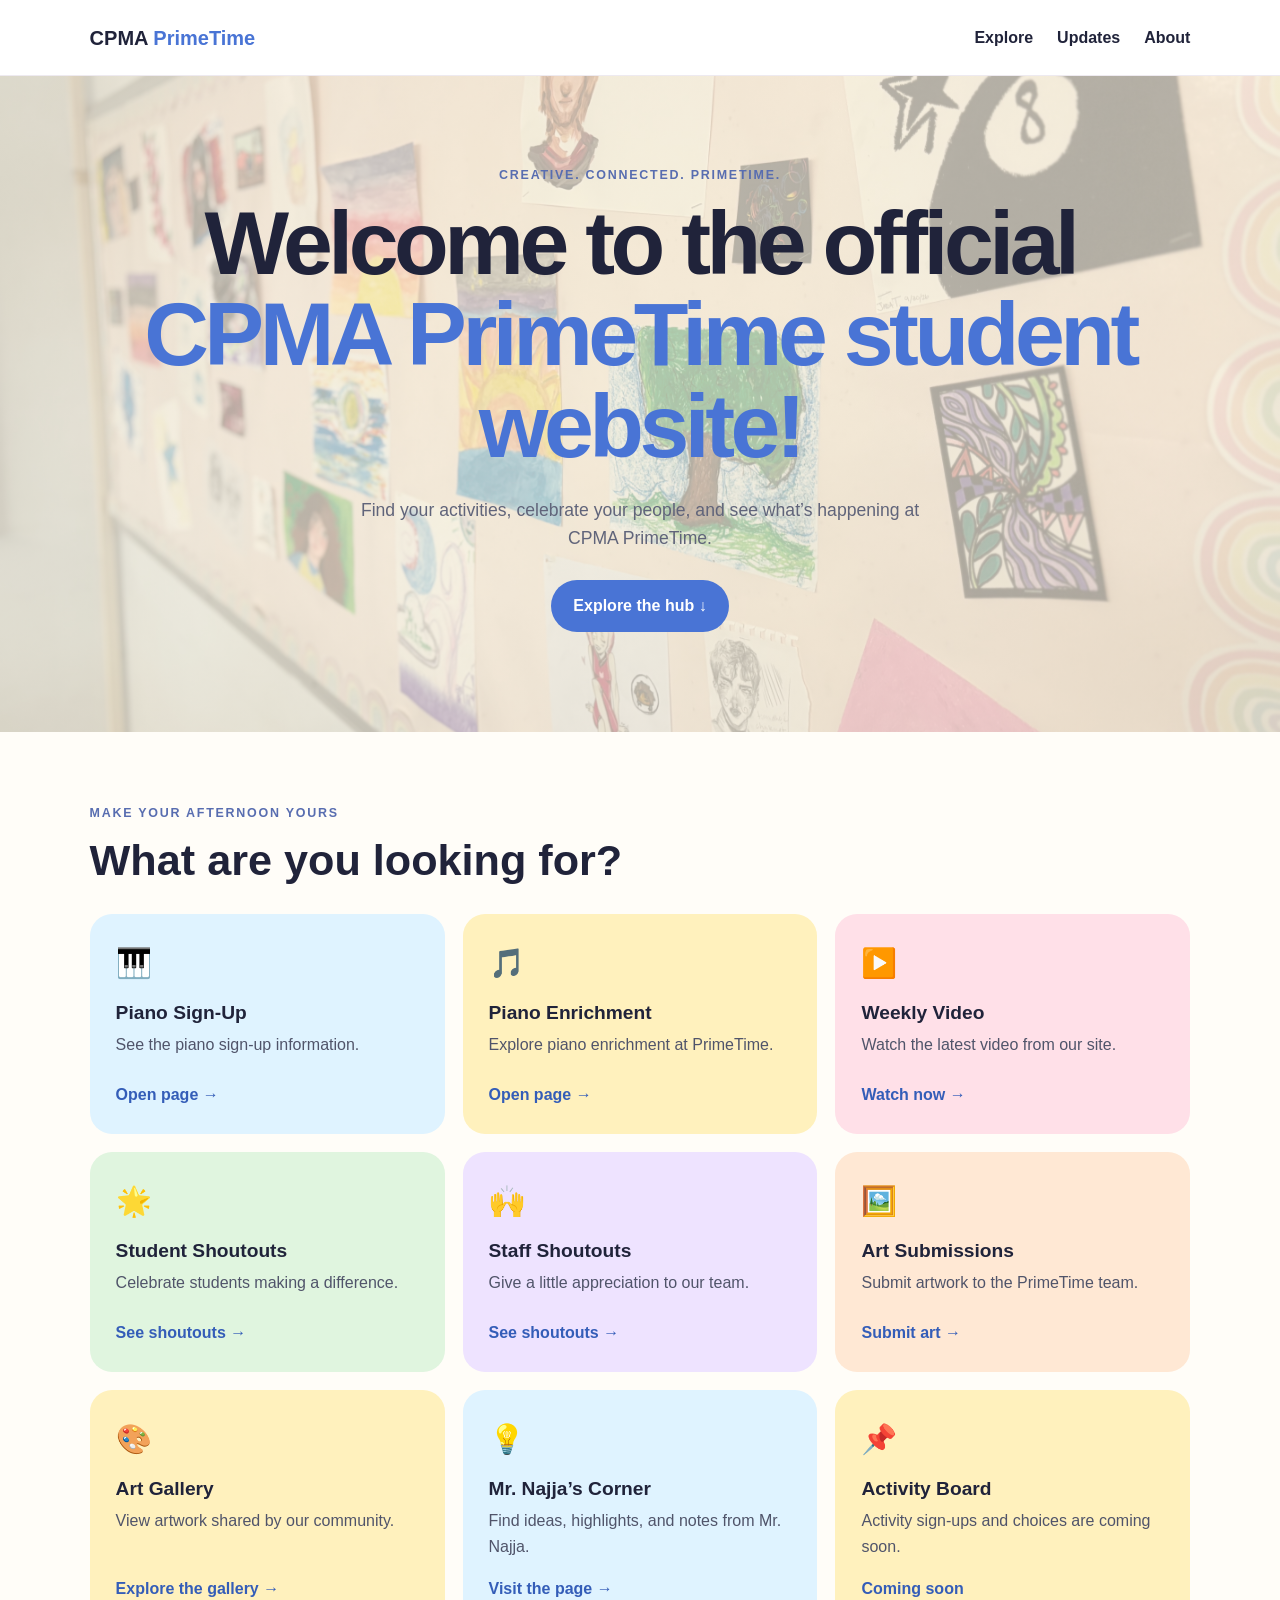
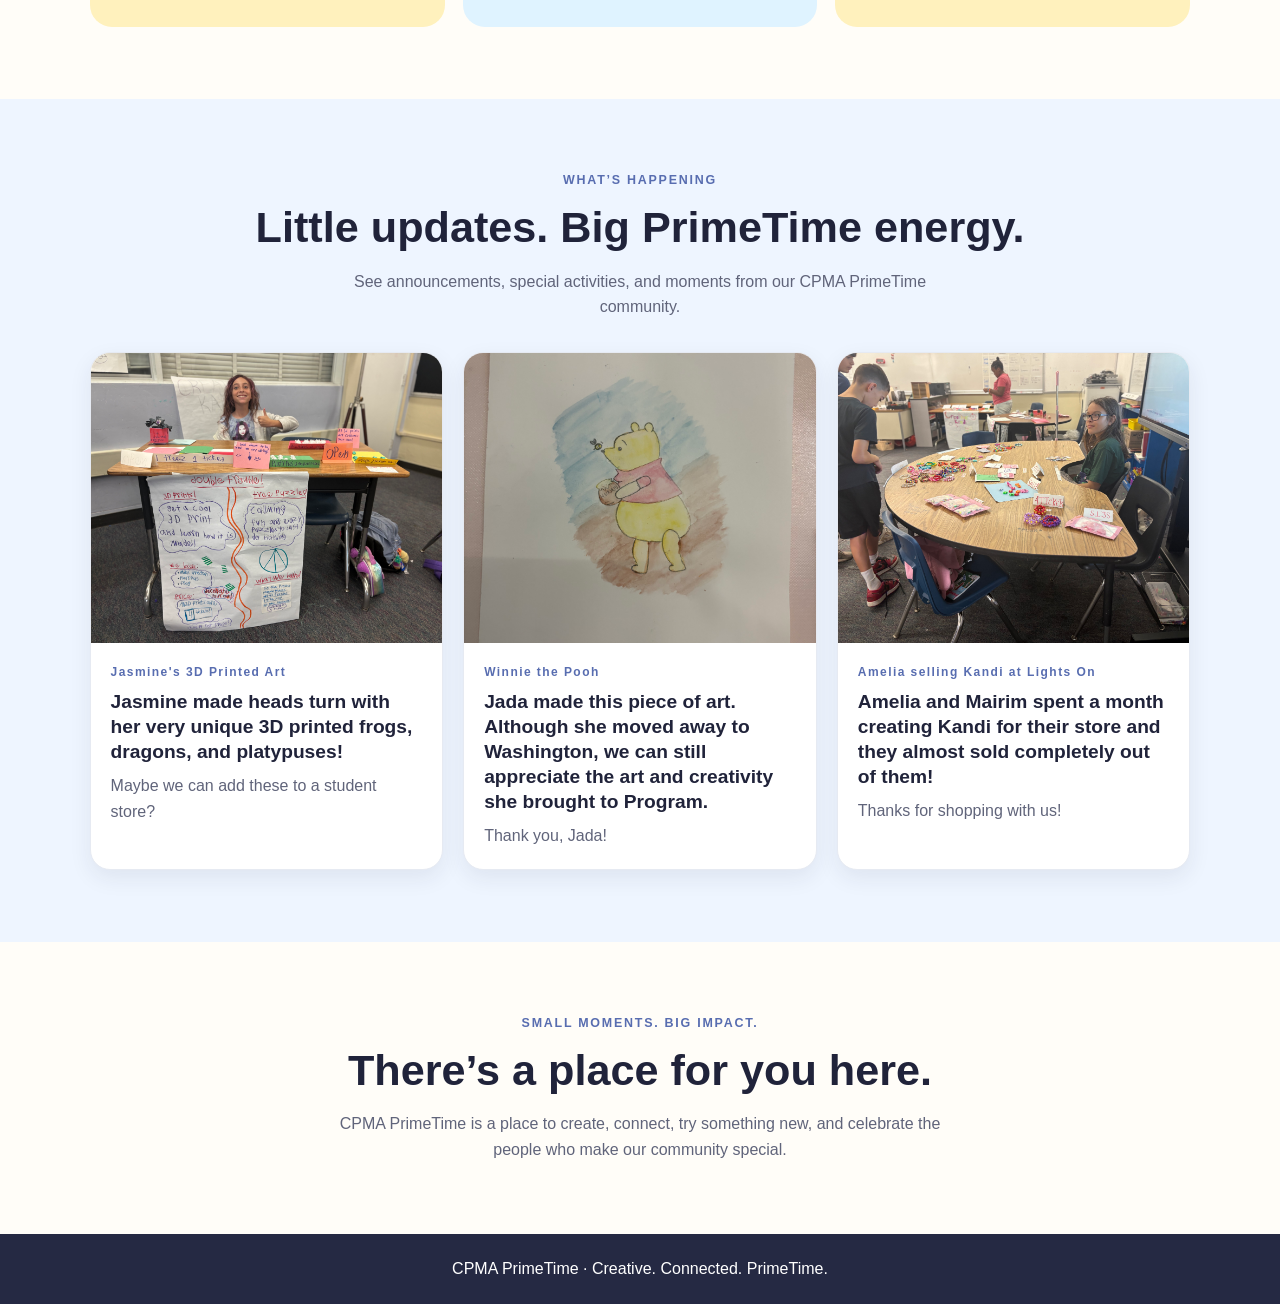
<file: index.html>
<!DOCTYPE html>
<html lang="en">
<head>
  <meta charset="UTF-8">
  <meta name="viewport" content="width=device-width, initial-scale=1.0">
  <title>CPMA PrimeTime</title>
  <link rel="stylesheet" href="style.css">
</head>

<body>
  <header class="site-header">
    <a class="brand" href="index.html">CPMA <span>PrimeTime</span></a>

    <nav aria-label="Main navigation">
      <a href="#hub">Explore</a>
      <a href="#updates">Updates</a>
      <a href="#about">About</a>
    </nav>
  </header>

  <main>
    <section class="hero">
      <p class="eyebrow">CREATIVE. CONNECTED. PRIMETIME.</p>
      <h1>Welcome to the official<br><span>CPMA PrimeTime student website!</span></h1>
      <p class="hero-text">
        Find your activities, celebrate your people, and see what’s happening
        at CPMA PrimeTime.
      </p>
      <a class="button" href="#hub">Explore the hub ↓</a>
    </section>

    <section class="section" id="hub">
      <div class="section-heading">
        <p class="eyebrow">MAKE YOUR AFTERNOON YOURS</p>
        <h2>What are you looking for?</h2>
      </div>

      <div class="card-grid">
        <a class="card card-blue" href="Piano Sign-up.html">
          <span class="card-icon">🎹</span>
          <h3>Piano Sign-Up</h3>
          <p>See the piano sign-up information.</p>
          <span class="card-link">Open page →</span>
        </a>

        <a class="card card-yellow" href="Piano Enrichment.html">
          <span class="card-icon">🎵</span>
          <h3>Piano Enrichment</h3>
          <p>Explore piano enrichment at PrimeTime.</p>
          <span class="card-link">Open page →</span>
        </a>

        <a class="card card-pink" href="Weekly Video.html">
          <span class="card-icon">▶️</span>
          <h3>Weekly Video</h3>
          <p>Watch the latest video from our site.</p>
          <span class="card-link">Watch now →</span>
        </a>

        <a class="card card-green" href="Student Shoutouts.html">
          <span class="card-icon">🌟</span>
          <h3>Student Shoutouts</h3>
          <p>Celebrate students making a difference.</p>
          <span class="card-link">See shoutouts →</span>
        </a>

        <a class="card card-purple" href="Staff Shoutouts.html">
          <span class="card-icon">🙌</span>
          <h3>Staff Shoutouts</h3>
          <p>Give a little appreciation to our team.</p>
          <span class="card-link">See shoutouts →</span>
        </a>

        <a class="card card-orange" href="Art Submissions.html">
          <span class="card-icon">🖼️</span>
          <h3>Art Submissions</h3>
          <p>Submit artwork to the PrimeTime team.</p>
          <span class="card-link">Submit art →</span>
        </a>

        <a class="card card-yellow" href="Art Gallery.html">
          <span class="card-icon">🎨</span>
          <h3>Art Gallery</h3>
          <p>View artwork shared by our community.</p>
          <span class="card-link">Explore the gallery →</span>
        </a>

        <a class="card card-blue" href="Mr. Najja's Corner.html">
          <span class="card-icon">💡</span>
          <h3>Mr. Najja’s Corner</h3>
          <p>Find ideas, highlights, and notes from Mr. Najja.</p>
          <span class="card-link">Visit the page →</span>
        </a>

        <div class="card card-yellow">
          <span class="card-icon">📌</span>
          <h3>Activity Board</h3>
          <p>Activity sign-ups and choices are coming soon.</p>
          <span class="card-link">Coming soon</span>
        </div>
      </div>
    </section>

    <section class="updates" id="updates">
      <div class="updates-intro">
        <p class="eyebrow">WHAT’S HAPPENING</p>
        <h2>Little updates. Big PrimeTime energy.</h2>
        <p>
          See announcements, special activities, and moments from our
          CPMA PrimeTime community.
        </p>
      </div>

      <div class="announcement-grid">
        <article class="announcement-card">
          <img
            src="images/IMG_7226.jpeg"
            alt="Jasmine's 3D printed art"
          >
          <div class="announcement-content">
            <p class="announcement-label">Jasmine's 3D Printed Art</p>
            <h3>Jasmine made heads turn with her very unique 3D printed frogs, dragons, and platypuses!</h3>
            <p>Maybe we can add these to a student store?</p>
          </div>
        </article>

        <article class="announcement-card">
          <img
            src="images/IMG_7241.jpeg"
            alt="Winnie the Pooh artwork by Jada"
          >
          <div class="announcement-content">
            <p class="announcement-label">Winnie the Pooh</p>
            <h3>Jada made this piece of art. Although she moved away to Washington, we can still appreciate the art and creativity she brought to Program.</h3>
            <p>Thank you, Jada!</p>
          </div>
        </article>

        <article class="announcement-card">
          <img
            src="images/IMG_7228.jpeg"
            alt="Kandi creations by Amelia and Mairim"
          >
          <div class="announcement-content">
            <p class="announcement-label">Amelia selling Kandi at Lights On</p>
            <h3>Amelia and Mairim spent a month creating Kandi for their store and they almost sold completely out of them!</h3>
            <p>Thanks for shopping with us!</p>
          </div>
        </article>
      </div>
    </section>

    <section class="about" id="about">
      <p class="eyebrow">SMALL MOMENTS. BIG IMPACT.</p>
      <h2>There’s a place for you here.</h2>
      <p>
        CPMA PrimeTime is a place to create, connect, try something new, and
        celebrate the people who make our community special.
      </p>
    </section>
  </main>

  <footer>
    <p>CPMA PrimeTime · Creative. Connected. PrimeTime.</p>
  </footer>
</body>
</html>
</file>
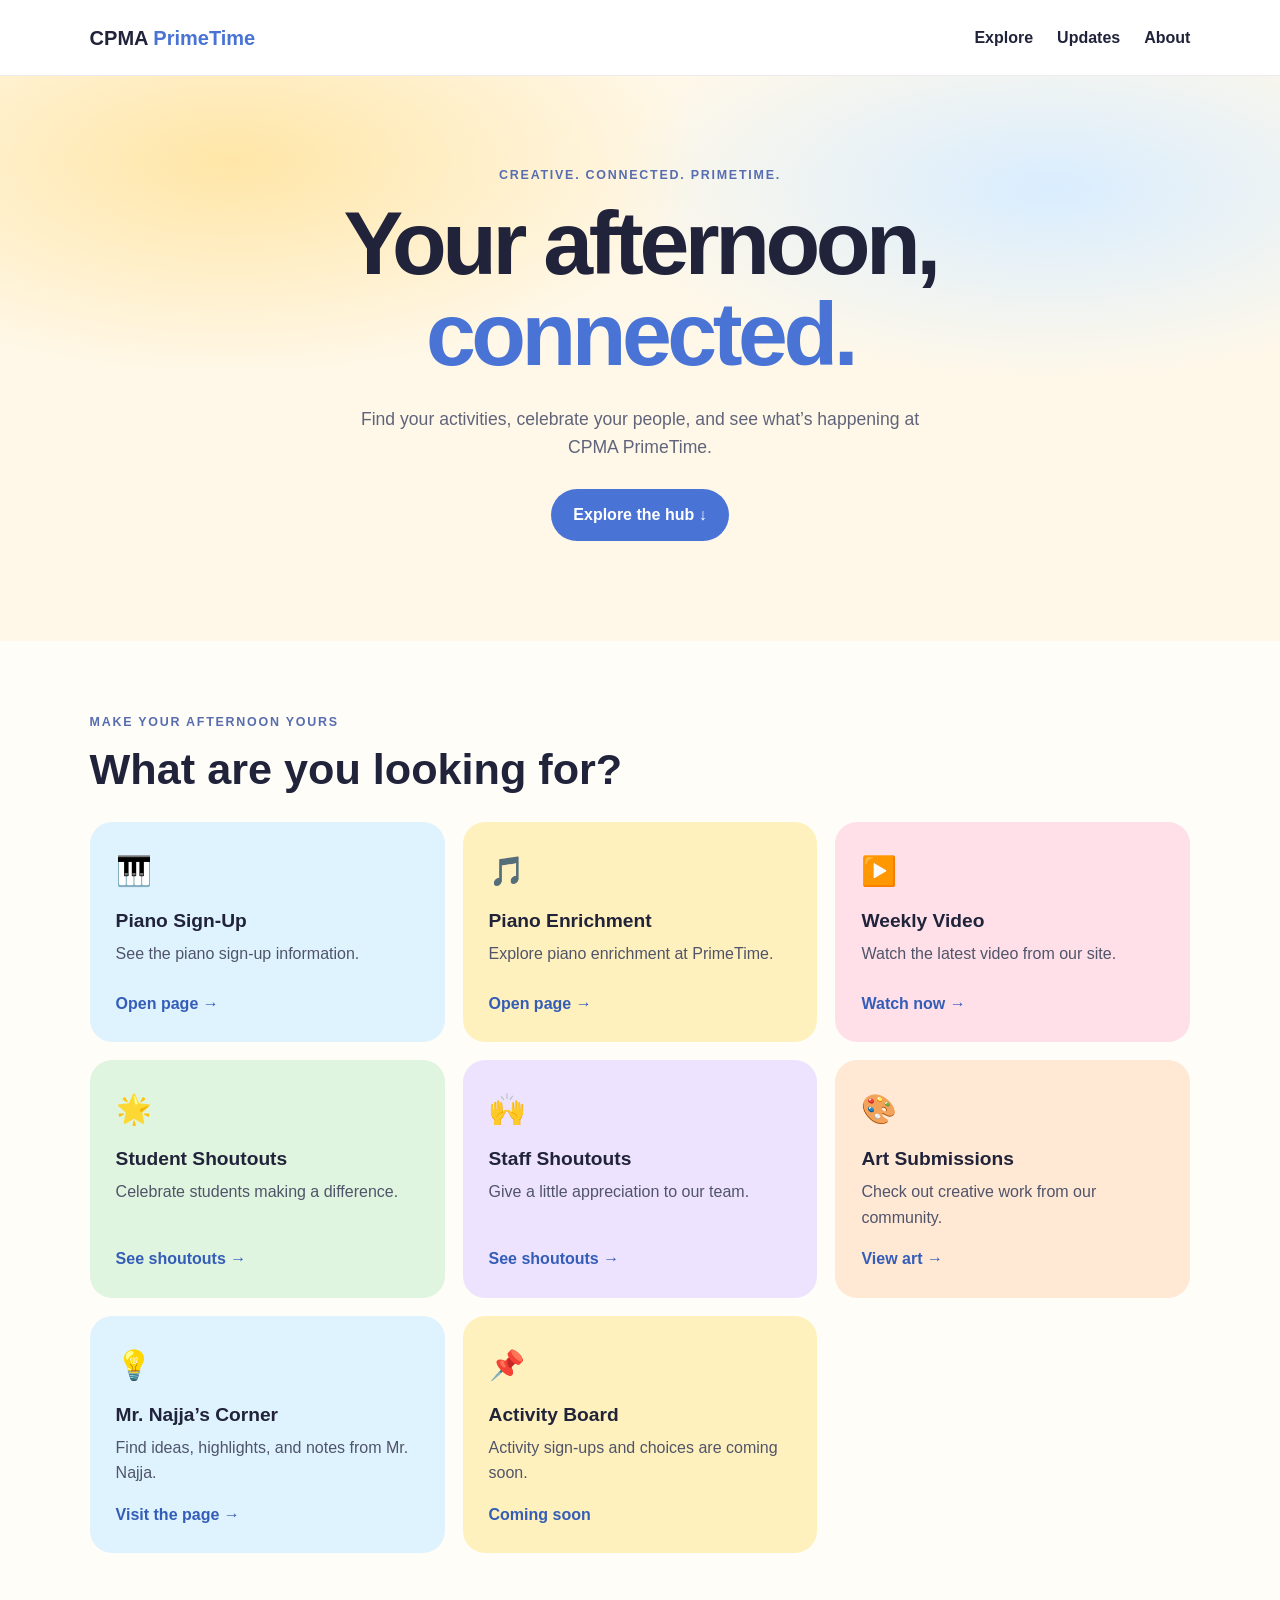
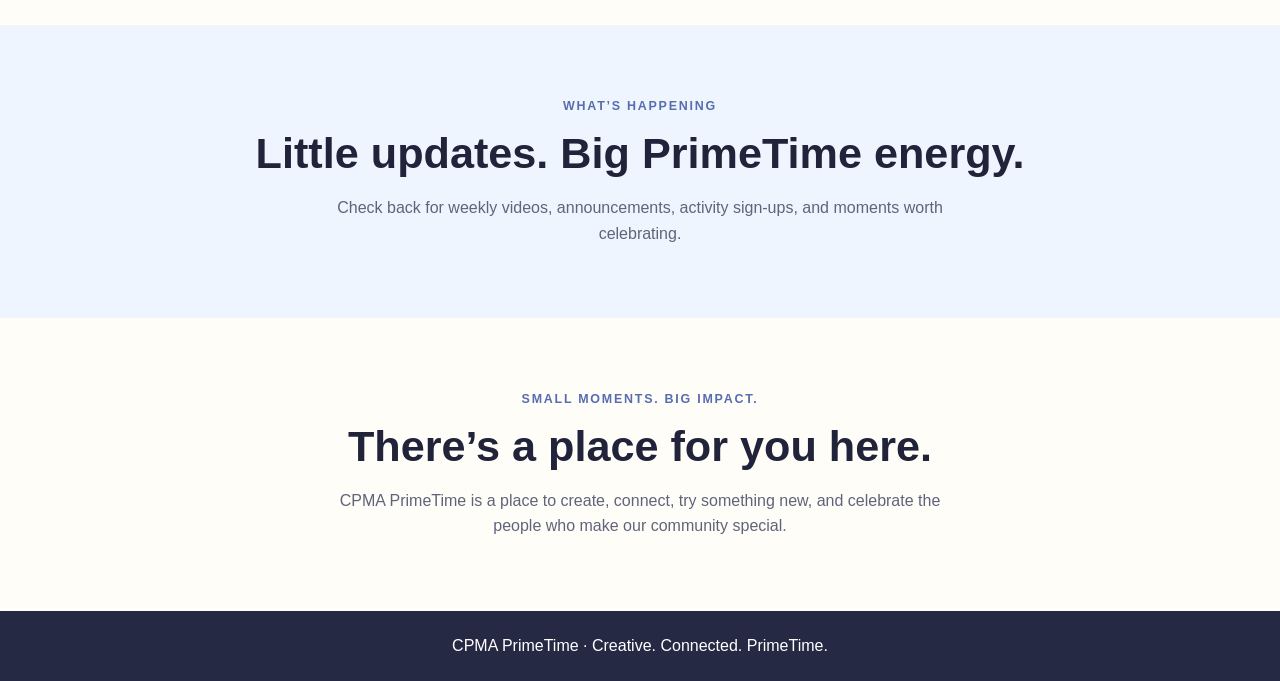
<file: CPMA Website/index.html>
<!DOCTYPE html>
<html lang="en">
<head>
  <meta charset="UTF-8">
  <meta name="viewport" content="width=device-width, initial-scale=1.0">
  <title>CPMA PrimeTime</title>
  <link rel="stylesheet" href="style.css">
</head>

<body>
  <header class="site-header">
    <a class="brand" href="index.html">CPMA <span>PrimeTime</span></a>

    <nav aria-label="Main navigation">
      <a href="#hub">Explore</a>
      <a href="#updates">Updates</a>
      <a href="#about">About</a>
    </nav>
  </header>

  <main>
    <section class="hero">
      <p class="eyebrow">CREATIVE. CONNECTED. PRIMETIME.</p>
      <h1>Your afternoon,<br><span>connected.</span></h1>
      <p class="hero-text">
        Find your activities, celebrate your people, and see what’s happening
        at CPMA PrimeTime.
      </p>
      <a class="button" href="#hub">Explore the hub ↓</a>
    </section>

    <section class="section" id="hub">
      <div class="section-heading">
        <p class="eyebrow">MAKE YOUR AFTERNOON YOURS</p>
        <h2>What are you looking for?</h2>
      </div>

      <div class="card-grid">
        <a class="card card-blue" href="Piano Sign-up.html">
          <span class="card-icon">🎹</span>
          <h3>Piano Sign-Up</h3>
          <p>See the piano sign-up information.</p>
          <span class="card-link">Open page →</span>
        </a>

        <a class="card card-yellow" href="Piano Enrichment.html">
          <span class="card-icon">🎵</span>
          <h3>Piano Enrichment</h3>
          <p>Explore piano enrichment at PrimeTime.</p>
          <span class="card-link">Open page →</span>
        </a>

        <a class="card card-pink" href="Weekly Video.html">
          <span class="card-icon">▶️</span>
          <h3>Weekly Video</h3>
          <p>Watch the latest video from our site.</p>
          <span class="card-link">Watch now →</span>
        </a>

        <a class="card card-green" href="Student Shoutouts.html">
          <span class="card-icon">🌟</span>
          <h3>Student Shoutouts</h3>
          <p>Celebrate students making a difference.</p>
          <span class="card-link">See shoutouts →</span>
        </a>

        <a class="card card-purple" href="Staff Shoutouts.html">
          <span class="card-icon">🙌</span>
          <h3>Staff Shoutouts</h3>
          <p>Give a little appreciation to our team.</p>
          <span class="card-link">See shoutouts →</span>
        </a>

        <a class="card card-orange" href="Art Submissions.html">
          <span class="card-icon">🎨</span>
          <h3>Art Submissions</h3>
          <p>Check out creative work from our community.</p>
          <span class="card-link">View art →</span>
        </a>

        <a class="card card-blue" href="Mr. Najja's Corner.html">
          <span class="card-icon">💡</span>
          <h3>Mr. Najja’s Corner</h3>
          <p>Find ideas, highlights, and notes from Mr. Najja.</p>
          <span class="card-link">Visit the page →</span>
        </a>

        <div class="card card-yellow">
          <span class="card-icon">📌</span>
          <h3>Activity Board</h3>
          <p>Activity sign-ups and choices are coming soon.</p>
          <span class="card-link">Coming soon</span>
        </div>
      </div>
    </section>

    <section class="updates" id="updates">
      <p class="eyebrow">WHAT’S HAPPENING</p>
      <h2>Little updates. Big PrimeTime energy.</h2>
      <p>
        Check back for weekly videos, announcements, activity sign-ups, and
        moments worth celebrating.
      </p>
    </section>

    <section class="about" id="about">
      <p class="eyebrow">SMALL MOMENTS. BIG IMPACT.</p>
      <h2>There’s a place for you here.</h2>
      <p>
        CPMA PrimeTime is a place to create, connect, try something new, and
        celebrate the people who make our community special.
      </p>
    </section>
  </main>

  <footer>
    <p>CPMA PrimeTime · Creative. Connected. PrimeTime.</p>
  </footer>
</body>
</html>
</file>
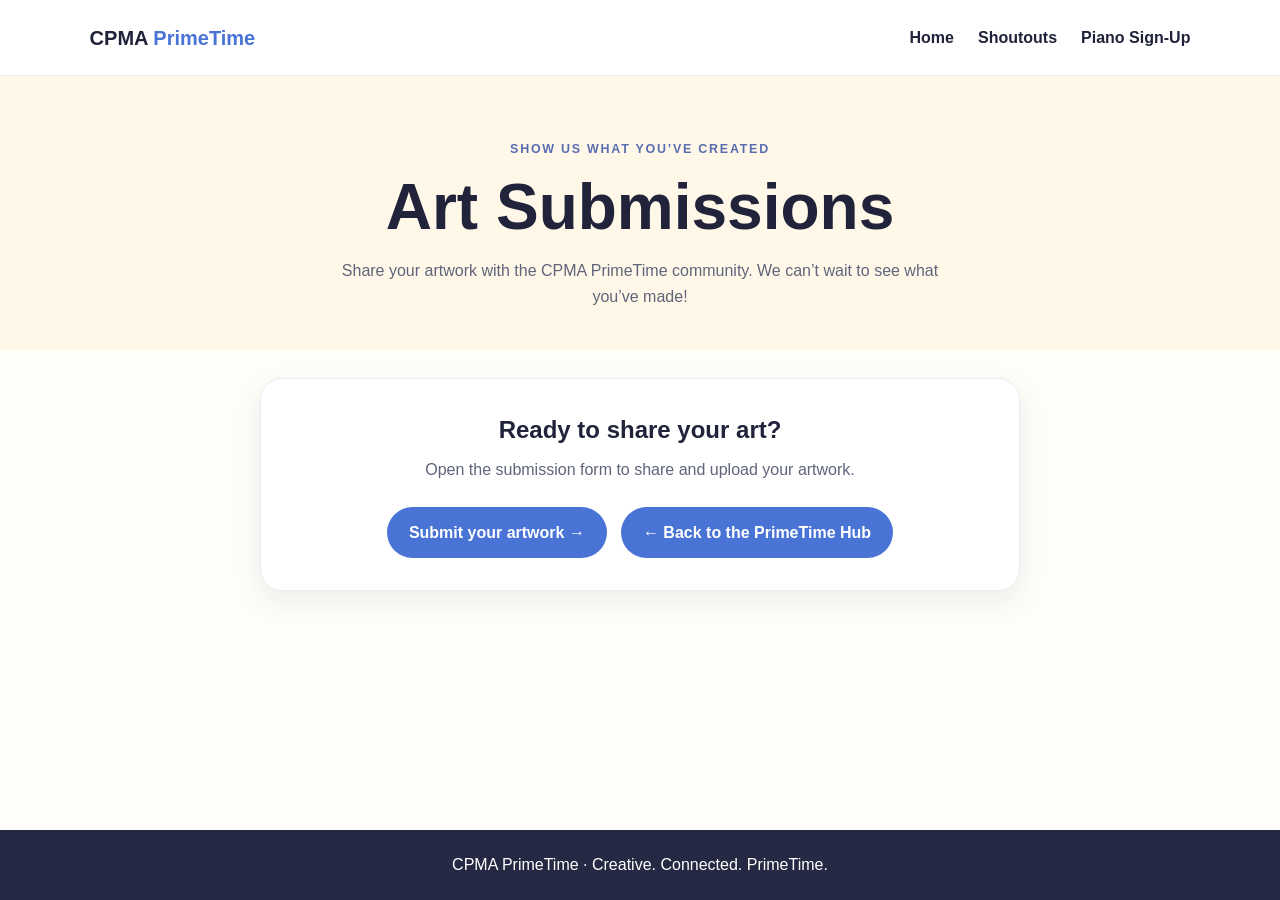
<file: Art Submissions.html>
<!DOCTYPE html>
<html lang="en">
<head>
  <meta charset="UTF-8">
  <meta name="viewport" content="width=device-width, initial-scale=1.0">
  <title>Art Submissions | CPMA PrimeTime</title>
  <link rel="stylesheet" href="style.css">

  <style>
    body.art-submissions-page {
      min-height: 100vh;
      display: flex;
      flex-direction: column;
    }

    .art-main {
      flex: 1;
      width: 100%;
      display: flex;
      flex-direction: column;
      align-items: center;
    }

    .art-main .page-hero {
      width: 100%;
      padding: 64px 7% 40px;
      text-align: center;
    }

    .art-main .page-hero p:last-child {
      max-width: 600px;
      margin: 16px auto 0;
    }

    .art-content {
      width: min(100% - 40px, 760px);
      margin: 0 auto;
      padding: 28px 0 64px;
      text-align: center;
    }

    .art-card {
      padding: 32px;
      background: white;
      border: 1px solid #eeeaf0;
      border-radius: 22px;
      box-shadow: 0 10px 28px #20233a12;
    }

    .art-card h2 {
      margin: 0 0 8px;
    }

    .art-card p {
      margin: 0 0 24px;
      color: #60647a;
    }

    .art-buttons {
      display: flex;
      flex-wrap: wrap;
      justify-content: center;
      gap: 14px;
    }

    @media (max-width: 560px) {
      .art-main .page-hero {
        padding: 48px 6% 30px;
      }

      .art-content {
        width: min(100% - 32px, 760px);
        padding: 24px 0 48px;
      }

      .art-card {
        padding: 24px 18px;
      }
    }
  </style>
</head>

<body class="art-submissions-page">
  <header class="site-header">
    <a class="brand" href="index.html">CPMA <span>PrimeTime</span></a>

    <nav aria-label="Main navigation">
      <a href="index.html">Home</a>
      <a href="Student Shoutouts.html">Shoutouts</a>
      <a href="Piano Sign-up.html">Piano Sign-Up</a>
    </nav>
  </header>

  <main class="art-main">
    <section class="page-hero">
      <p class="eyebrow">SHOW US WHAT YOU’VE CREATED</p>
      <h1>Art Submissions</h1>
      <p>
        Share your artwork with the CPMA PrimeTime community. We can’t wait
        to see what you’ve made!
      </p>
    </section>

    <section class="art-content">
      <div class="art-card">
        <h2>Ready to share your art?</h2>
        <p>
          Open the submission form to share and upload your artwork.
        </p>

        <div class="art-buttons">
          <a
            class="button"
            href="https://docs.google.com/forms/d/e/1FAIpQLSd1eeEc3lbRrpsDNWUphQL1lp3SweHiOjxECAXYXSKKNe1GBQ/viewform?usp=header"
            target="_blank"
            rel="noopener noreferrer"
          >
            Submit your artwork →
          </a>

          <a class="button" href="index.html">
            ← Back to the PrimeTime Hub
          </a>
        </div>
      </div>
    </section>
  </main>

  <footer>
    <p>CPMA PrimeTime · Creative. Connected. PrimeTime.</p>
  </footer>
</body>
</html>
</file>
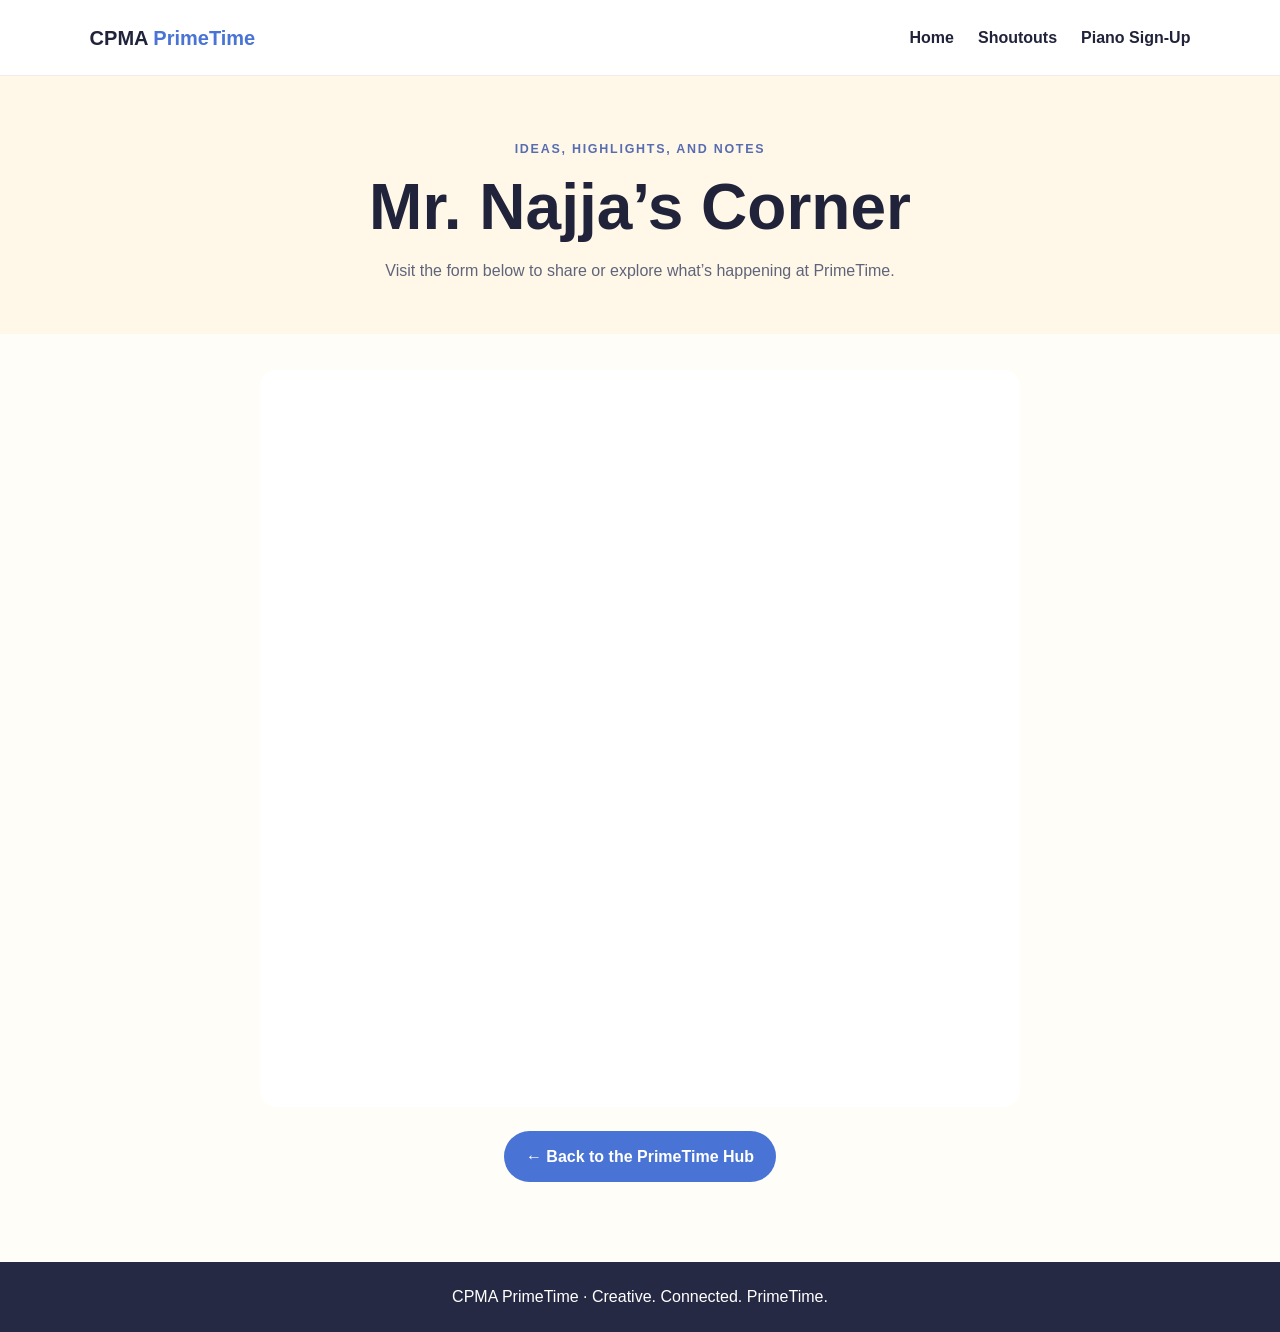
<file: Mr. Najja's Corner.html>
<!DOCTYPE html>
<html lang="en">
<head>
  <meta charset="UTF-8">
  <meta name="viewport" content="width=device-width, initial-scale=1.0">
  <title>Mr. Najja’s Corner | CPMA PrimeTime</title>
  <link rel="stylesheet" href="style.css">

  <style>
    .najja-form-section {
      width: min(100% - 32px, 760px);
      margin: 0 auto;
      padding: 36px 0 64px;
      text-align: center;
    }

    .najja-form-frame {
      width: 100%;
      height: 737px;
      border: 0;
      border-radius: 16px;
      background: white;
    }

    @media (max-width: 600px) {
      .najja-form-frame {
        height: 850px;
      }
    }
  </style>
</head>

<body>
  <header class="site-header">
    <a class="brand" href="index.html">CPMA <span>PrimeTime</span></a>

    <nav aria-label="Main navigation">
      <a href="index.html">Home</a>
      <a href="Student Shoutouts.html">Shoutouts</a>
      <a href="Piano Sign-up.html">Piano Sign-Up</a>
    </nav>
  </header>

  <main>
    <section class="page-hero">
      <p class="eyebrow">IDEAS, HIGHLIGHTS, AND NOTES</p>
      <h1>Mr. Najja’s Corner</h1>
      <p>Visit the form below to share or explore what’s happening at PrimeTime.</p>
    </section>

    <section class="najja-form-section" aria-label="Mr. Najja's Corner form">
      <iframe
        class="najja-form-frame"
        src="https://docs.google.com/forms/d/e/1FAIpQLSe24tAKTzbIGYXggGsCC0MMPldYCO8jywsgR57_r0FtXDooGQ/viewform?embedded=true"
        title="Mr. Najja's Corner Google Form"
        loading="lazy"
      >
        Loading…
      </iframe>

      <p>
        <a class="button" href="index.html">← Back to the PrimeTime Hub</a>
      </p>
    </section>
  </main>

  <footer>
    <p>CPMA PrimeTime · Creative. Connected. PrimeTime.</p>
  </footer>
</body>
</html>
</file>
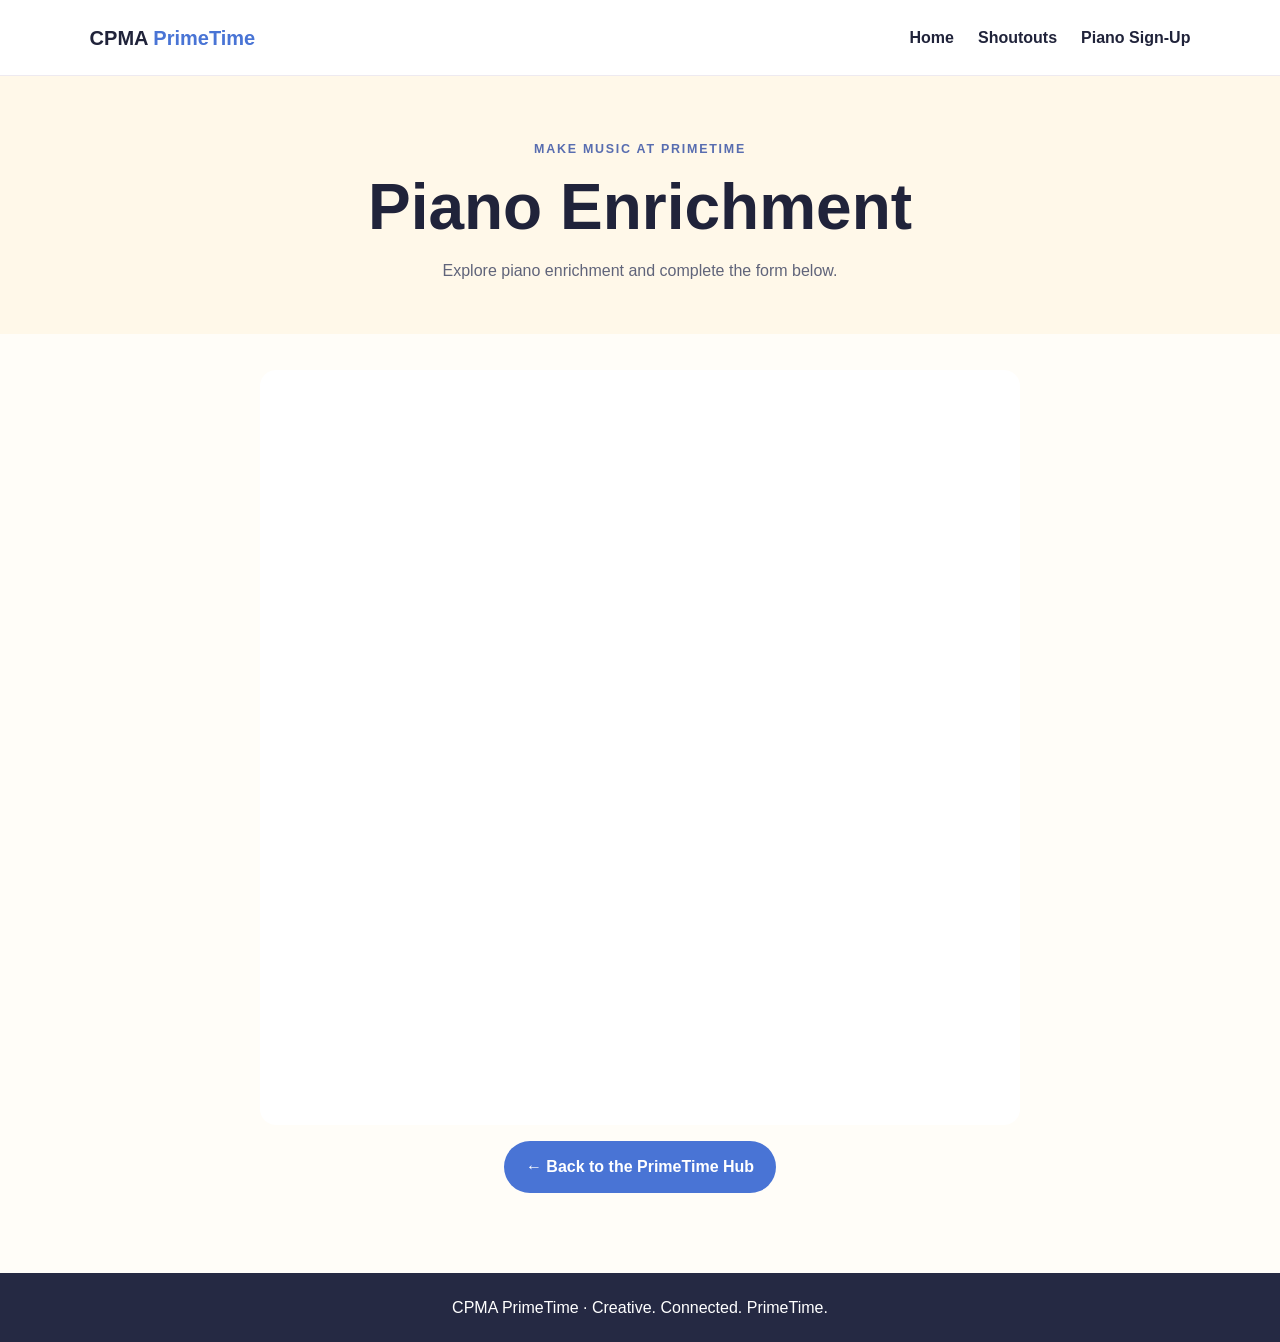
<file: Piano Enrichment.html>
<!DOCTYPE html>
<html lang="en">
<head>
  <meta charset="UTF-8">
  <meta name="viewport" content="width=device-width, initial-scale=1.0">
  <title>Piano Enrichment | CPMA PrimeTime</title>
  <link rel="stylesheet" href="style.css">

  <style>
    .piano-form-section {
      width: min(100% - 32px, 760px);
      margin: 0 auto;
      padding: 36px 0 64px;
      text-align: center;
    }

    .piano-form-frame {
      display: block;
      width: 100%;
      height: 755px;
      border: 0;
      border-radius: 16px;
      background: white;
    }

    @media (max-width: 600px) {
      .piano-form-frame {
        height: 900px;
      }
    }
  </style>
</head>

<body>
  <header class="site-header">
    <a class="brand" href="index.html">CPMA <span>PrimeTime</span></a>

    <nav aria-label="Main navigation">
      <a href="index.html">Home</a>
      <a href="Student Shoutouts.html">Shoutouts</a>
      <a href="Piano Sign-up.html">Piano Sign-Up</a>
    </nav>
  </header>

  <main>
    <section class="page-hero">
      <p class="eyebrow">MAKE MUSIC AT PRIMETIME</p>
      <h1>Piano Enrichment</h1>
      <p>Explore piano enrichment and complete the form below.</p>
    </section>

    <section class="piano-form-section" aria-label="Piano Enrichment form">
      <iframe
        class="piano-form-frame"
        src="https://docs.google.com/forms/d/e/1FAIpQLSePRndvnYO7cQZYD2dD4Z0HGzUG8oUGhJPLM8KyLDmDh23_wg/viewform?embedded=true"
        title="Piano Enrichment Google Form"
        loading="lazy"
      >
        Loading…
      </iframe>

      <p>
        <a class="button" href="index.html">← Back to the PrimeTime Hub</a>
      </p>
    </section>
  </main>

  <footer>
    <p>CPMA PrimeTime · Creative. Connected. PrimeTime.</p>
  </footer>
</body>
</html>
</file>
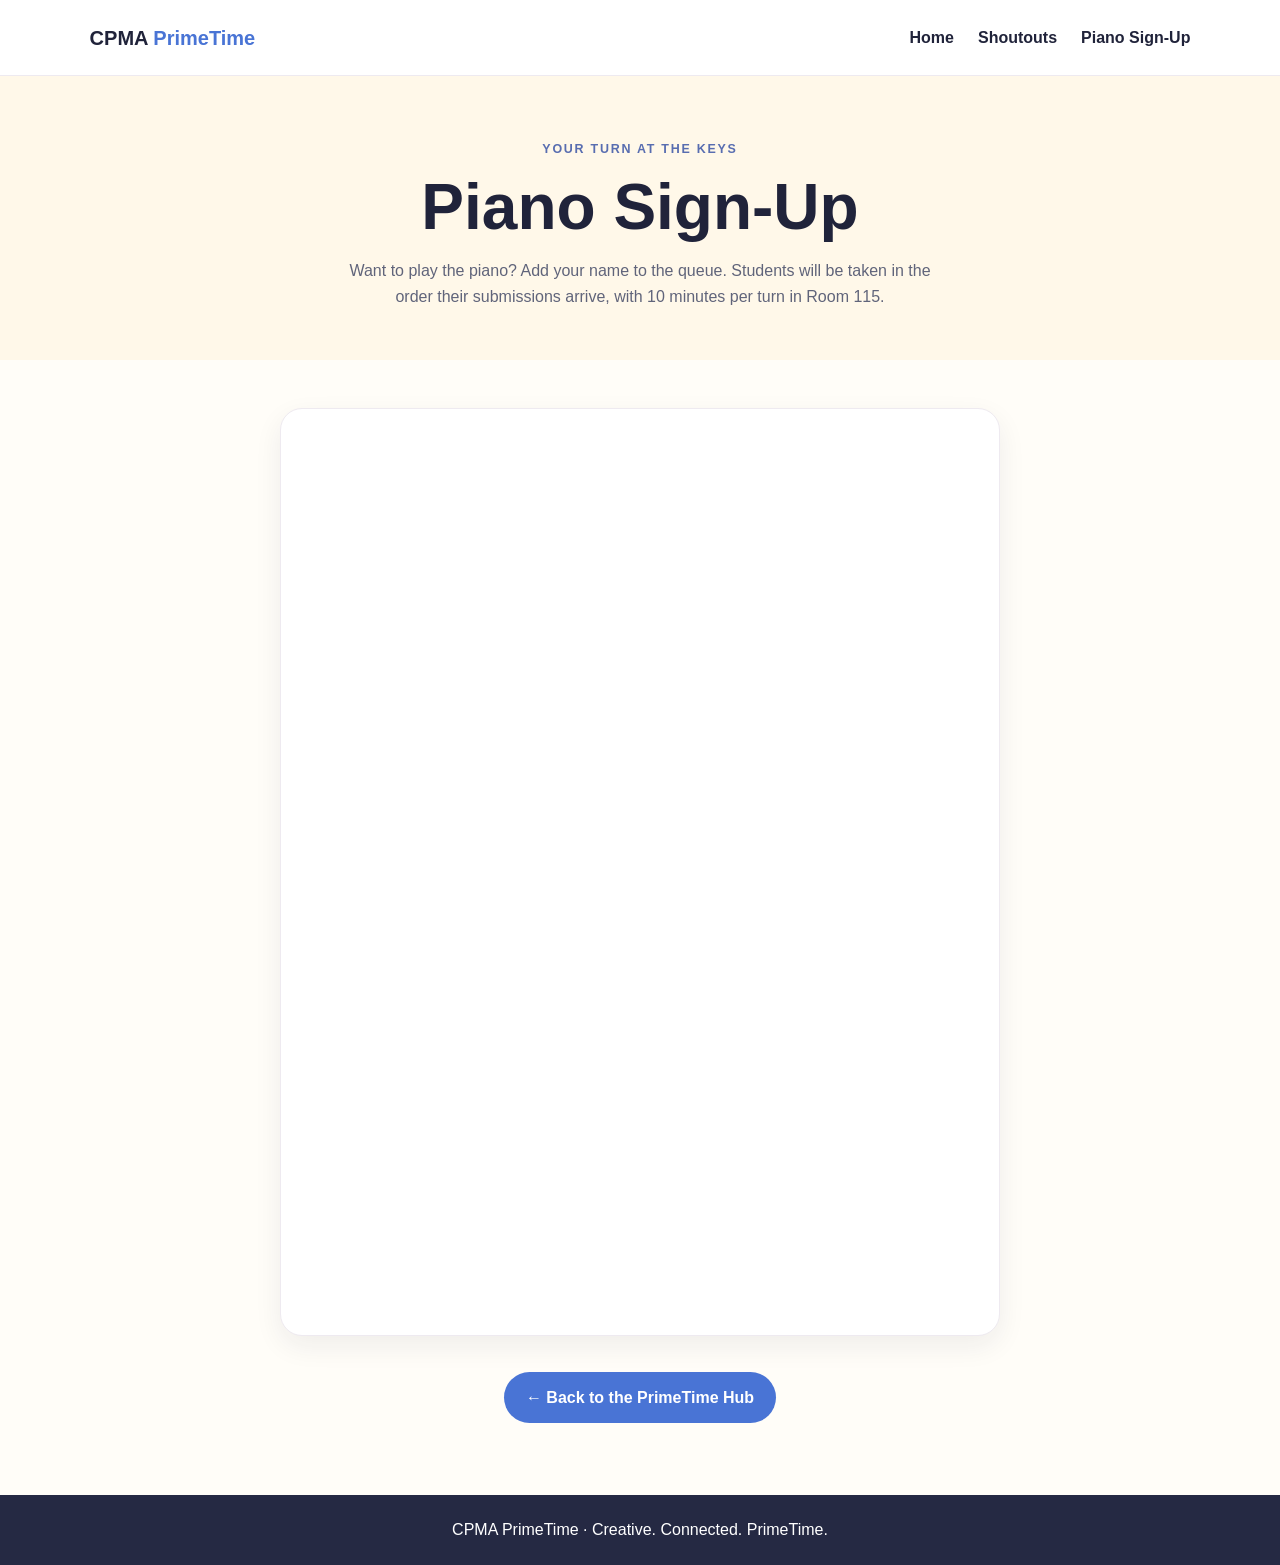
<file: Piano Sign-up.html>
<!DOCTYPE html>
<html lang="en">
<head>
  <meta charset="UTF-8">
  <meta name="viewport" content="width=device-width, initial-scale=1.0">
  <title>Piano Sign-Up | CPMA PrimeTime</title>
  <link rel="stylesheet" href="style.css">

  <style>
    .piano-signup {
      max-width: 900px;
      margin: 0 auto;
      padding: 48px 7% 72px;
      text-align: center;
    }

    .piano-signup-card {
      margin: 0 auto 28px;
      padding: 20px;
      background: white;
      border: 1px solid #eeeaf0;
      border-radius: 22px;
      box-shadow: 0 10px 28px #20233a12;
    }

    .piano-signup-card iframe {
      display: block;
      width: 100%;
      min-height: 886px;
      border: 0;
      border-radius: 12px;
      background: white;
    }

    .piano-signup .button {
      margin-top: 8px;
    }

    @media (max-width: 560px) {
      .piano-signup {
        padding: 36px 6% 54px;
      }

      .piano-signup-card {
        padding: 10px;
      }

      .piano-signup-card iframe {
        min-height: 950px;
      }
    }
  </style>
</head>

<body>
  <header class="site-header">
    <a class="brand" href="index.html">CPMA <span>PrimeTime</span></a>

    <nav aria-label="Main navigation">
      <a href="index.html">Home</a>
      <a href="Student Shoutouts.html">Shoutouts</a>
      <a href="Piano Sign-up.html" aria-current="page">Piano Sign-Up</a>
    </nav>
  </header>

  <main>
    <section class="page-hero">
      <p class="eyebrow">YOUR TURN AT THE KEYS</p>
      <h1>Piano Sign-Up</h1>
      <p>
        Want to play the piano? Add your name to the queue. Students will be
        taken in the order their submissions arrive, with 10 minutes per turn
        in Room 115.
      </p>
    </section>

    <section class="piano-signup" aria-label="Piano sign-up form">
      <div class="piano-signup-card">
        <iframe
          src="https://docs.google.com/forms/d/e/1FAIpQLSe4AaGVtR9sukql6_StBInALdauI3mlsaUtax_dW3786blxlQ/viewform?embedded=true"
          title="CPMA PrimeTime piano sign-up form"
          loading="lazy">
          Loading the sign-up form…
        </iframe>
      </div>

      <a class="button" href="index.html">← Back to the PrimeTime Hub</a>
    </section>
  </main>

  <footer>
    <p>CPMA PrimeTime · Creative. Connected. PrimeTime.</p>
  </footer>
</body>
</html>
</file>
<file: style.css>
:root {
  --ink: #20233a;
  --muted: #60647a;
  --paper: #fffdf8;
  --blue: #dff3ff;
  --yellow: #fff1bd;
  --pink: #ffe0e8;
  --green: #e0f5df;
  --purple: #eee3ff;
  --orange: #ffe8d4;
}

* {
  box-sizing: border-box;
}

html {
  scroll-behavior: smooth;
}

body {
  margin: 0;
  color: var(--ink);
  background: var(--paper);
  font-family: Arial, Helvetica, sans-serif;
  line-height: 1.6;
}

.site-header {
  min-height: 76px;
  padding: 16px 7%;
  display: flex;
  align-items: center;
  justify-content: space-between;
  gap: 24px;
  background: white;
  border-bottom: 1px solid #eeeaf0;
}

.brand {
  color: var(--ink);
  font-size: 1.25rem;
  font-weight: 800;
  text-decoration: none;
}

.brand span {
  color: #4974d5;
}

nav {
  display: flex;
  flex-wrap: wrap;
  gap: 24px;
}

nav a {
  color: var(--ink);
  font-weight: 700;
  text-decoration: none;
}

nav a:hover,
nav a:focus {
  color: #4974d5;
}

/* Homepage banner */
.hero {
  min-height: 620px;
  padding: 90px 7% 100px;
  display: flex;
  flex-direction: column;
  align-items: center;
  justify-content: center;
  text-align: center;
  background:
    linear-gradient(rgba(255, 248, 233, 0.68), rgba(255, 248, 233, 0.68)),
    url("images/IMG_7239.jpeg") center 48% / cover no-repeat;
}

.eyebrow {
  margin: 0 0 12px;
  color: #586db0;
  font-size: 0.78rem;
  font-weight: 800;
  letter-spacing: 0.14em;
}

.hero h1 {
  margin: 0;
  font-size: clamp(2.8rem, 7vw, 5.7rem);
  line-height: 1.02;
  letter-spacing: -0.05em;
}

.hero h1 span {
  color: #4974d5;
}

.hero-text {
  max-width: 570px;
  margin: 24px auto 28px;
  color: var(--muted);
  font-size: 1.1rem;
}

.button {
  display: inline-block;
  padding: 13px 22px;
  color: white;
  background: #4974d5;
  border-radius: 999px;
  font-weight: 700;
  text-decoration: none;
}

.button:hover,
.button:focus {
  background: #345db8;
}

.section,
.updates,
.about {
  padding: 72px 7%;
}

.section-heading {
  margin-bottom: 28px;
}

.section-heading h2,
.updates h2,
.about h2 {
  margin: 0;
  font-size: clamp(1.8rem, 4vw, 2.7rem);
  line-height: 1.15;
}

.card-grid {
  display: grid;
  grid-template-columns: repeat(3, minmax(0, 1fr));
  gap: 18px;
}

.card {
  min-height: 220px;
  padding: 24px;
  display: flex;
  flex-direction: column;
  align-items: flex-start;
  color: var(--ink);
  border: 2px solid transparent;
  border-radius: 22px;
  text-decoration: none;
  transition: transform 160ms ease, box-shadow 160ms ease;
}

a.card:hover,
a.card:focus {
  transform: translateY(-4px);
  box-shadow: 0 12px 24px #20233a1a;
}

.card-blue { background: var(--blue); }
.card-yellow { background: var(--yellow); }
.card-pink { background: var(--pink); }
.card-green { background: var(--green); }
.card-purple { background: var(--purple); }
.card-orange { background: var(--orange); }

.card-icon {
  font-size: 1.8rem;
}

.card h3 {
  margin: 12px 0 4px;
  font-size: 1.2rem;
}

.card p {
  margin: 0 0 16px;
  color: #50546a;
}

.card-link {
  margin-top: auto;
  color: #345db8;
  font-weight: 800;
}

/* Homepage announcements */
.updates {
  background: #eef5ff;
}

.updates-intro {
  margin: 0 auto 32px;
  text-align: center;
}

.updates-intro > p:last-child,
.about > p:last-child {
  max-width: 650px;
  margin: 16px auto 0;
  color: var(--muted);
}

.announcement-grid {
  display: grid;
  grid-template-columns: repeat(3, minmax(0, 1fr));
  gap: 20px;
  max-width: 1200px;
  margin: 0 auto;
}

.announcement-card {
  overflow: hidden;
  background: white;
  border: 1px solid #e6eaf2;
  border-radius: 20px;
  box-shadow: 0 8px 22px #20233a14;
}

.announcement-card img {
  display: block;
  width: 100%;
  height: 290px;
  object-fit: cover;
  background: #dfe8f5;
}

.announcement-content {
  padding: 20px;
}

.announcement-content .announcement-label {
  margin: 0 0 8px;
  color: #586db0;
  font-size: 0.75rem;
  font-weight: 800;
  letter-spacing: 0.12em;
}

.announcement-content h3 {
  margin: 0 0 8px;
  font-size: 1.2rem;
  line-height: 1.3;
}

.announcement-content > p:last-child {
  margin: 0;
  color: var(--muted);
}

.about {
  text-align: center;
}

footer {
  padding: 22px 7%;
  color: white;
  background: #252943;
  text-align: center;
}

footer p {
  margin: 0;
}

/* Weekly video page */
.page-hero {
  padding: 64px 7% 50px;
  text-align: center;
  background: #fff8e9;
}

.page-hero h1 {
  margin: 0;
  font-size: clamp(2.5rem, 6vw, 4rem);
  line-height: 1.1;
}

.page-hero p:last-child {
  max-width: 600px;
  margin: 16px auto 0;
  color: var(--muted);
}

.video-section {
  max-width: 900px;
  margin: 0 auto;
  padding: 48px 7% 72px;
  text-align: center;
}

.video-card {
  margin-bottom: 28px;
  padding: 20px;
  background: white;
  border: 1px solid #eeeaf0;
  border-radius: 22px;
  box-shadow: 0 10px 28px #20233a12;
  text-align: left;
}

.video-frame {
  aspect-ratio: 16 / 9;
  overflow: hidden;
  background: #20233a;
  border-radius: 14px;
}

.video-frame iframe,
.video-frame video {
  display: block;
  width: 100%;
  height: 100%;
  border: 0;
}

.video-frame video {
  object-fit: contain;
}

.video-card h2 {
  margin: 20px 0 4px;
}

.video-card p {
  margin: 0;
  color: var(--muted);
}

@media (max-width: 800px) {
  .card-grid,
  .announcement-grid {
    grid-template-columns: repeat(2, minmax(0, 1fr));
  }

  .announcement-card img {
    height: 240px;
  }
}

@media (max-width: 560px) {
  .site-header {
    align-items: flex-start;
    flex-direction: column;
  }

  nav {
    gap: 16px;
  }

  .hero {
    min-height: 520px;
    padding: 70px 6%;
    background-position: 52% center;
  }

  .section,
  .updates,
  .about {
    padding: 54px 6%;
  }

  .card-grid,
  .announcement-grid {
    grid-template-columns: 1fr;
  }

  .announcement-card img {
    height: 220px;
  }

  .page-hero {
    padding: 48px 6% 38px;
  }

  .video-section {
    padding: 36px 6% 54px;
  }

  .video-card {
    padding: 12px;
  }
}
</file>
<file: CPMA Website/style.css>
:root {
  --ink: #20233a;
  --muted: #60647a;
  --paper: #fffdf8;
  --blue: #dff3ff;
  --yellow: #fff1bd;
  --pink: #ffe0e8;
  --green: #e0f5df;
  --purple: #eee3ff;
  --orange: #ffe8d4;
  --accent: #4974d5;
  --accent-dark: #345db8;
}

* {
  box-sizing: border-box;
}

html {
  scroll-behavior: smooth;
}

body {
  margin: 0;
  color: var(--ink);
  background: var(--paper);
  font-family: Arial, Helvetica, sans-serif;
  line-height: 1.6;
}

.site-header {
  min-height: 76px;
  padding: 16px 7%;
  display: flex;
  align-items: center;
  justify-content: space-between;
  gap: 24px;
  background: white;
  border-bottom: 1px solid #eeeaf0;
}

.brand {
  color: var(--ink);
  font-size: 1.25rem;
  font-weight: 800;
  text-decoration: none;
}

.brand span {
  color: var(--accent);
}

nav {
  display: flex;
  flex-wrap: wrap;
  gap: 24px;
}

nav a {
  color: var(--ink);
  font-weight: 700;
  text-decoration: none;
}

nav a:hover,
nav a:focus-visible {
  color: var(--accent);
}

.hero {
  padding: 90px 7% 100px;
  text-align: center;
  background:
    radial-gradient(ellipse at 18% 15%, #ffe6a7 0, transparent 32%),
    radial-gradient(ellipse at 82% 20%, #d9edff 0, transparent 30%),
    #fff8e9;
}

.eyebrow {
  margin: 0 0 12px;
  color: #586db0;
  font-size: 0.78rem;
  font-weight: 800;
  letter-spacing: 0.14em;
}

.hero h1 {
  margin: 0;
  font-size: clamp(2.8rem, 7vw, 5.7rem);
  line-height: 1.02;
  letter-spacing: -0.05em;
}

.hero h1 span {
  color: var(--accent);
}

.hero-text {
  max-width: 570px;
  margin: 24px auto 28px;
  color: var(--muted);
  font-size: 1.1rem;
}

.button {
  display: inline-block;
  padding: 13px 22px;
  color: white;
  background: var(--accent);
  border-radius: 999px;
  font-weight: 700;
  text-decoration: none;
  transition: background-color 160ms ease, transform 160ms ease;
}

.button:hover,
.button:focus-visible {
  background: var(--accent-dark);
  transform: translateY(-2px);
}

.section,
.updates,
.about {
  padding: 72px 7%;
}

.section-heading {
  margin-bottom: 28px;
}

.section-heading h2,
.updates h2,
.about h2 {
  margin: 0;
  font-size: clamp(1.8rem, 4vw, 2.7rem);
  line-height: 1.15;
}

.card-grid {
  display: grid;
  grid-template-columns: repeat(3, minmax(0, 1fr));
  gap: 18px;
}

.card {
  min-height: 220px;
  padding: 24px;
  display: flex;
  flex-direction: column;
  align-items: flex-start;
  color: var(--ink);
  border: 2px solid transparent;
  border-radius: 22px;
  text-decoration: none;
  transition: transform 160ms ease, box-shadow 160ms ease;
}

a.card:hover,
a.card:focus-visible {
  transform: translateY(-4px);
  box-shadow: 0 12px 24px #20233a1a;
}

.card-blue {
  background: var(--blue);
}

.card-yellow {
  background: var(--yellow);
}

.card-pink {
  background: var(--pink);
}

.card-green {
  background: var(--green);
}

.card-purple {
  background: var(--purple);
}

.card-orange {
  background: var(--orange);
}

.card-icon {
  font-size: 1.8rem;
}

.card h3 {
  margin: 12px 0 4px;
  font-size: 1.2rem;
}

.card p {
  margin: 0 0 16px;
  color: #50546a;
}

.card-link {
  margin-top: auto;
  color: var(--accent-dark);
  font-weight: 800;
}

.updates {
  background: #eef5ff;
  text-align: center;
}

.updates p:last-child,
.about p:last-child {
  max-width: 650px;
  margin: 16px auto 0;
  color: var(--muted);
}

.about {
  text-align: center;
}

.page-hero {
  padding: 64px 7% 50px;
  text-align: center;
  background: #fff8e9;
}

.page-hero h1 {
  margin: 0;
  font-size: clamp(2.5rem, 6vw, 4rem);
  line-height: 1.1;
}

.page-hero p:last-child {
  max-width: 600px;
  margin: 16px auto 0;
  color: var(--muted);
}

/* Weekly Video page */
.video-section {
  width: 100%;
  max-width: 1320px;
  margin: 0 auto;
  padding: 48px 24px 72px;
  text-align: center;
}

.video-card {
  width: 100%;
  margin: 0 auto 28px;
  padding: 20px;
  background: white;
  border: 1px solid #eeeaf0;
  border-radius: 22px;
  box-shadow: 0 10px 28px #20233a12;
  text-align: left;
}

.video-frame {
  width: 100%;
  aspect-ratio: 16 / 9;
  overflow: hidden;
  background: #20233a;
  border-radius: 14px;
}

.video-frame video,
.video-frame iframe {
  display: block;
  width: 100%;
  height: 100%;
  border: 0;
}

.video-frame video {
  object-fit: contain;
}

.video-caption {
  padding: 8px 4px 0;
}

.video-caption h2 {
  margin: 12px 0 4px;
}

.video-caption p {
  margin: 0;
  color: var(--muted);
}

footer {
  padding: 22px 7%;
  color: white;
  background: #252943;
  text-align: center;
}

footer p {
  margin: 0;
}

@media (max-width: 800px) {
  .card-grid {
    grid-template-columns: repeat(2, minmax(0, 1fr));
  }
}

@media (max-width: 560px) {
  .site-header {
    align-items: flex-start;
    flex-direction: column;
  }

  nav {
    gap: 16px;
  }

  .hero {
    padding: 70px 6%;
  }

  .section,
  .updates,
  .about {
    padding: 54px 6%;
  }

  .card-grid {
    grid-template-columns: 1fr;
  }

  .page-hero {
    padding: 48px 6% 38px;
  }

  .video-section {
    padding: 32px 12px 54px;
  }

  .video-card {
    padding: 10px;
  }
}
</file>
